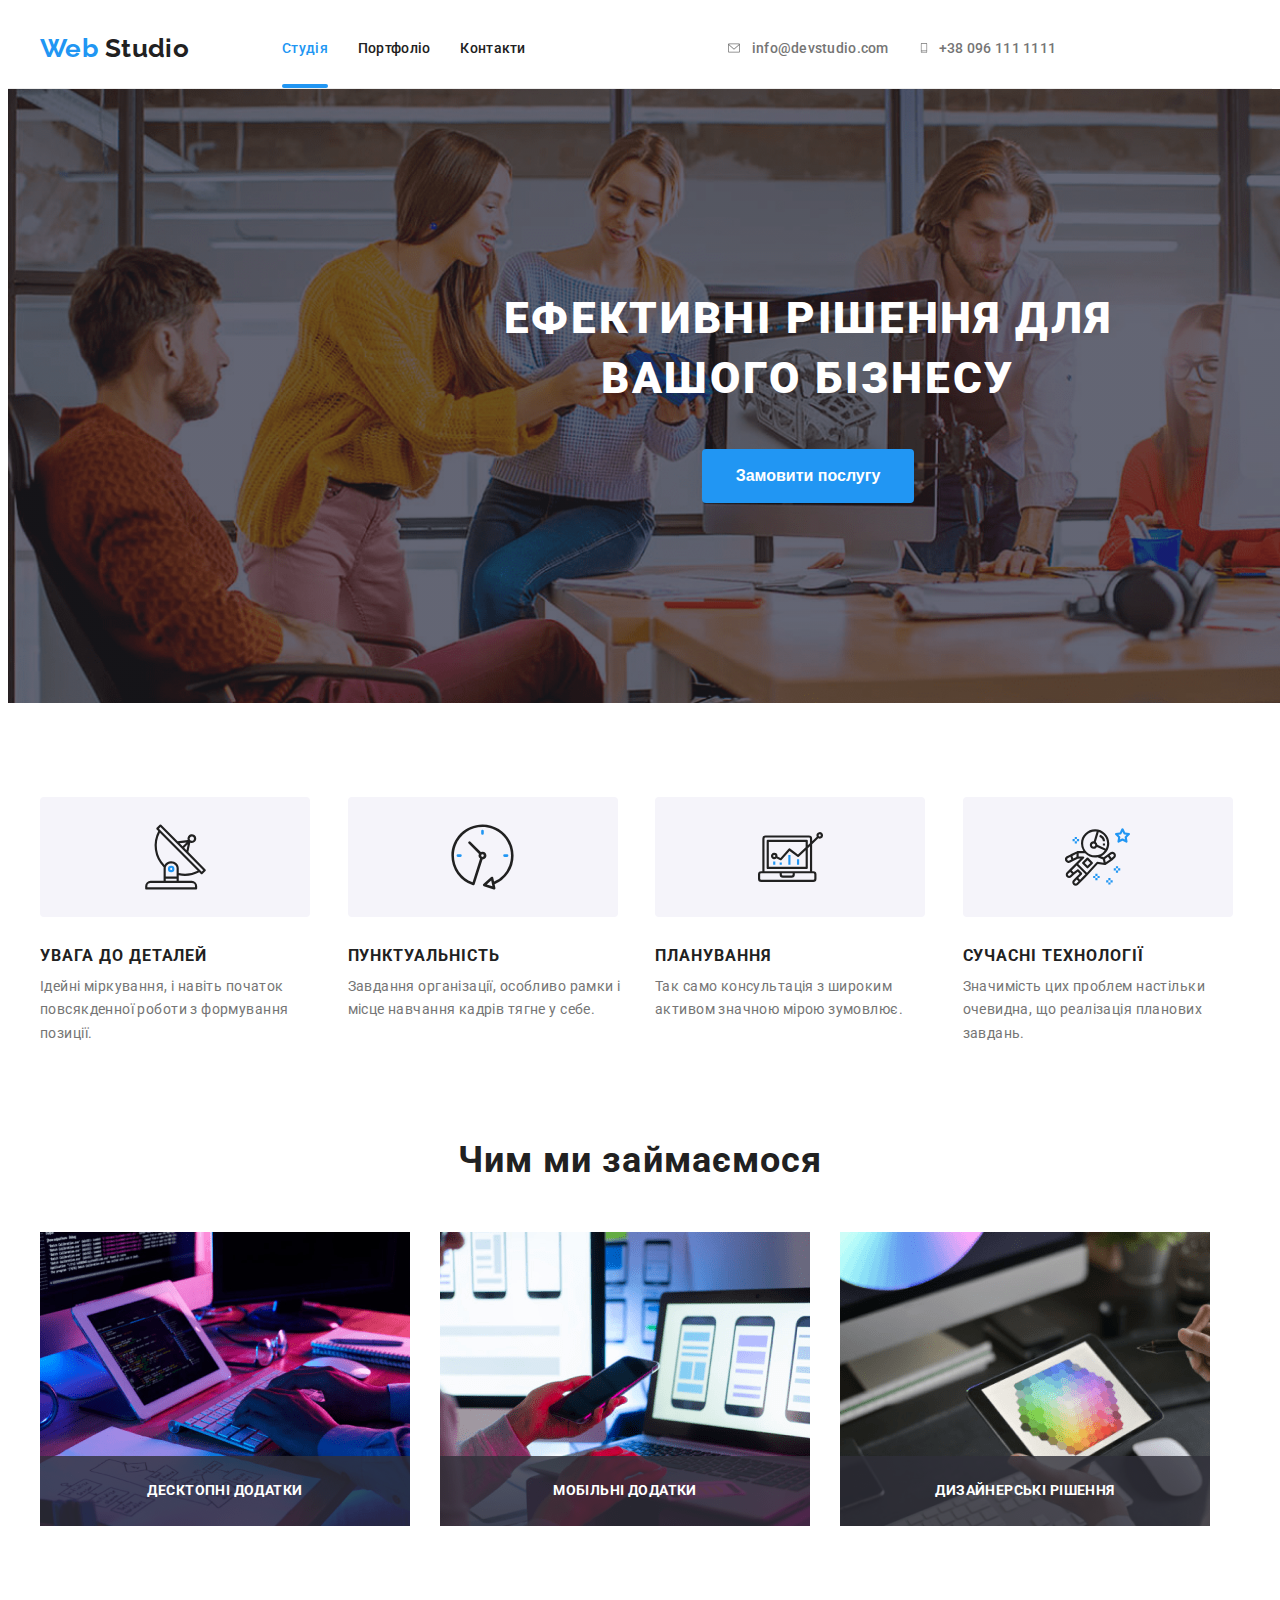
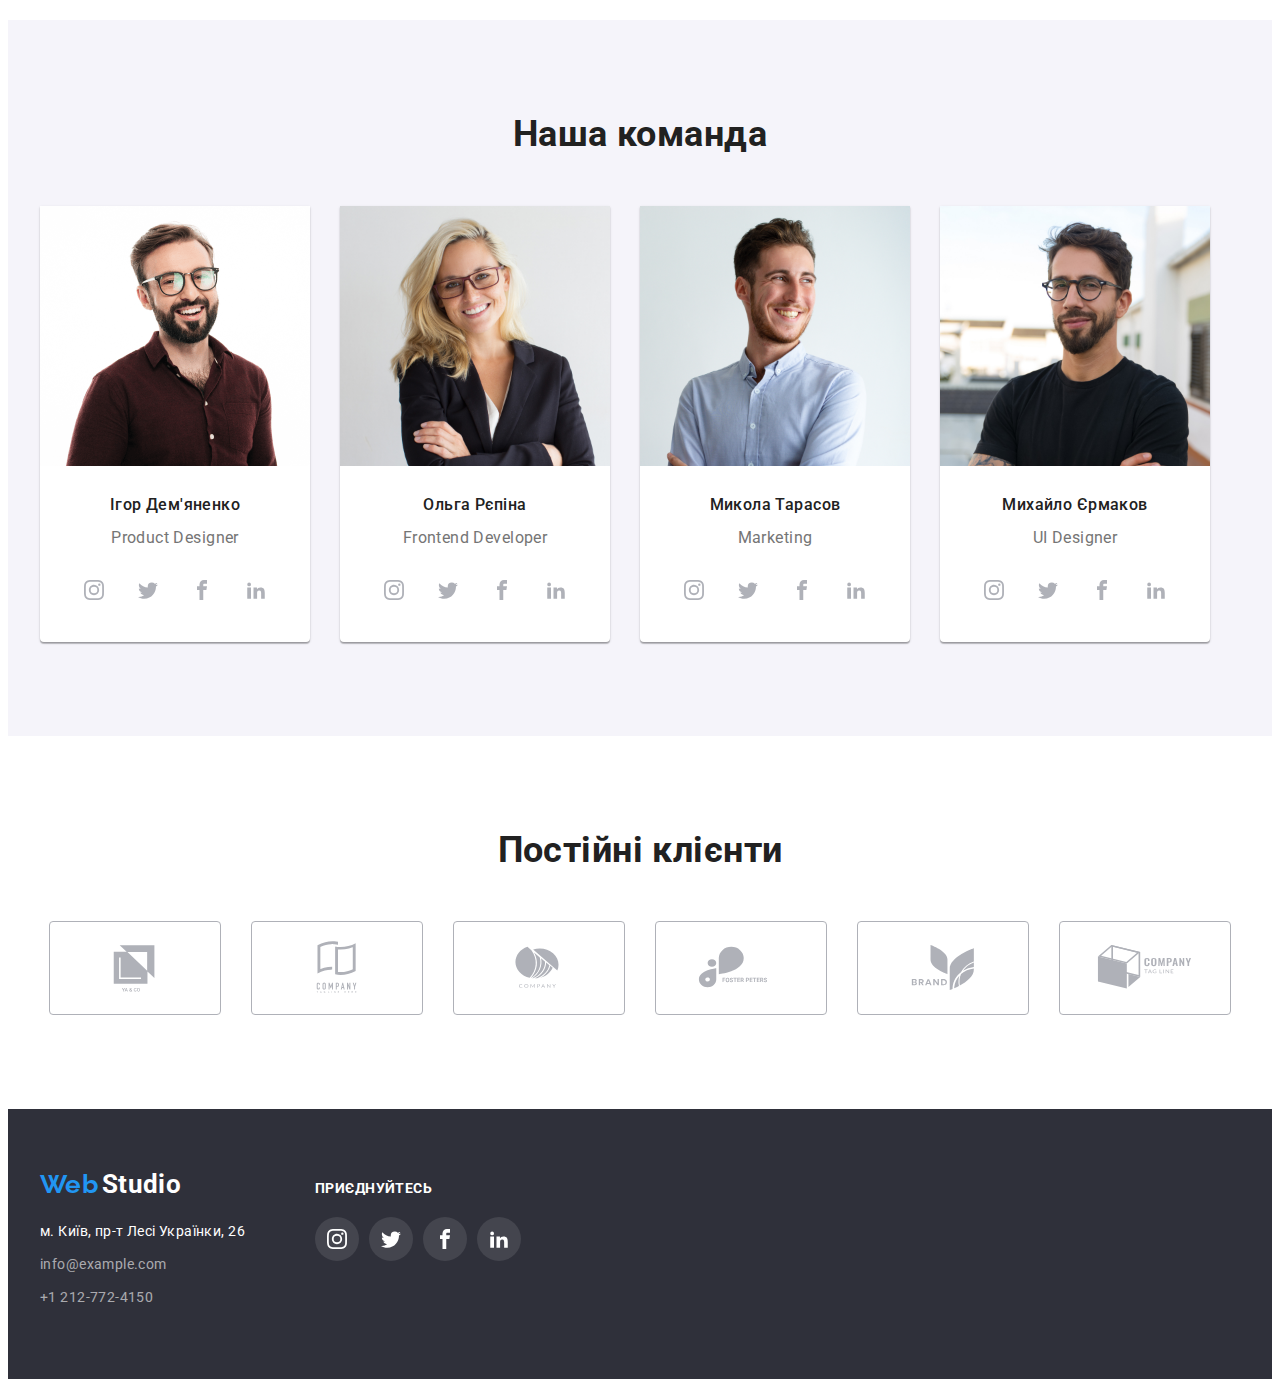
<file: index.html>
<!DOCTYPE html>
<html lang="uk">

<head>
    <meta charset="UTF-8">
    <meta http-equiv="X-UA-Compatible" content="IE=edge">
    <meta name="viewport" content="width=device-width, initial-scale=1.0">
    <title>Web Studio</title>
    <link rel="website icon" type="png" href="./1789237.png">
    <link rel="preconnect" href="https://fonts.googleapis.com" />
    <link rel="preconnect" href="https://fonts.gstatic.com" crossorigin />
    <link href="https://fonts.googleapis.com/css2?family=Raleway:wght@700&family=Roboto:wght@400;500;700&display=swap"
        rel="stylesheet" />
    <link rel="preconnect" href="https://fonts.googleapis.com" />
    <link rel="preconnect" href="https://fonts.gstatic.com" crossorigin />
    <link href="https://fonts.googleapis.com/css2?family=Roboto:wght@400;500;700&display=swap" rel="stylesheet" />
    <link rel="stylesheet" href="https://cdnjs.cloudflare.com/ajax/libs/modern-normalize/1.1.0/modern-normalize.min.css"
        integrity="sha512-wpPYUAdjBVSE4KJnH1VR1HeZfpl1ub8YT/NKx4PuQ5NmX2tKuGu6U/JRp5y+Y8XG2tV+wKQpNHVUX03MfMFn9Q=="
        crossorigin="anonymous" referrerpolicy="no-referrer" />
    <link rel="stylesheet" href="./css/styles.css" />
</head>

<body>

    <header class="header header-port">
        <div class="container header-main">
            <nav class="navigation">
                <a class="logo-header" href="#">
                    <span class="logo-header-blue">Web</span>
                    <span class="logo-header-black">Studio</span>
                </a>
                <ul class="list-header">
                    <li class="list-item"><a class="header-link current" href="./index.html">Студія</a></li>
                    <li class="list-item"><a class="header-link" href="./portfolio.html">Портфоліо</a></li>
                    <li class="list-item"><a class="header-link" href="">Контакти</a></li>
                </ul>
            </nav>
            <ul class="list-header-contacts">
                <li class="cont-pic-list list-item">
                    <a href="" class="contacts-icon-link">
                        <svg class="contacts-icon" width="16" height="12">
                            <use href="./images/icons.svg#icon-envelope"></use>
                        </svg>
                    </a>
                    <div class="">
                        <a class="contact-mail" href="mailto:info@devstudio.com">info@devstudio.com</a>
                    </div>
                </li>
                <li class="cont-pic-list list-item">
                    <a href="" class="contacts-icon-link">
                        <svg class="contacts-icon" width="10" height="16">
                            <use href="./images/icons.svg#icon-smartphone"></use>
                        </svg>
                    </a>
                    <div class="">
                        <a class="contact-number" href="tel:+380961111111">+38 096 111 1111</a>

                    </div>
                </li>
            </ul>
        </div>
    </header>
    <main>
        <section class="hero">
            <div class="container">
                <h1 class="title-first">ЕФЕКТИВНІ РІШЕННЯ ДЛЯ ВАШОГО БІЗНЕСУ</h1>
                <button class="btn-main-index" type="button" data-modal-open
                >Замовити послугу</button>
            </div>
        </section>
        <section class="benefits section">
            <div class="hero-benefits container">
                <ul class="benefits-list">
                    <li class="list-item">
                        <div class="benefits-image">
                            <svg class="benefits-icon" width="65" height="70">
                                <use href="./images/icons.svg#icon-anthene"></use>
                            </svg>
                        </div>
                        <h3 class="title-benefits">УВАГА ДО ДЕТАЛЕЙ</h3>
                        <p class="sub-title">Ідейні міркування, і навіть початок повсякденної роботи з формування
                            позиції.
                        </p>
                    </li>
                    <li class="list-item">
                        <div class="benefits-image">
                            <svg class="benefits-icon" width="65" height="70">
                                <use href="./images/icons.svg#icon-clock"></use>
                            </svg>
                        </div>
                        <h3 class="title-benefits">ПУНКТУАЛЬНІСТЬ</h3>
                        <p class="sub-title">Завдання організації, особливо рамки і місце навчання кадрів тягне у себе.
                        </p>
                    </li>
                    <li class="list-item">
                        <div class="benefits-image">
                            <svg class="benefits-icon" width="65" height="70">
                                <use href="./images/icons.svg#icon-diagram"></use>
                            </svg>
                        </div>
                        <h3 class="title-benefits">ПЛАНУВАННЯ</h3>
                        <p class="sub-title">Так само консультація з широким активом значною мірою зумовлює.
                        </p>
                    </li>
                    <li class="list-item">
                        <div class="benefits-image">
                            <svg class="benefits-icon" width="65" height="70">
                                <use href="./images/icons.svg#icon-astronaut"></use>
                            </svg>
                        </div>
                        <h3 class="title-benefits">СУЧАСНІ ТЕХНОЛОГІЇ</h3>
                        <p class="sub-title">Значимість цих проблем настільки очевидна, що реалізація планових завдань.
                        </p>
                    </li>
                </ul>
            </div>
        </section>
        <section class="services section">
            <div class="hero-services container">
                <h2 class="title-services">Чим ми займаємося</h2>
                <ul class="services-list">
                    <li class="list-item-services">
                        <div class="image-index-wrap">
                            <img src="./images/what-we-do-1.png" alt="what we do" class="photo" width="370">
                            <p class="image-text-index">
                                Десктопні додатки
                            </p>
                        </div>
                    </li>
                    <li class="list-item-services">
                        <div class="image-index-wrap">
                            <img src="./images/what-we-do-2.png" alt="what we do" class="photo" width="370">
                            <p class="image-text-index">
                                Мобільні додатки
                            </p>
                        </div>
                    </li>
                    <li class="list-item-services">
                        <div class="image-index-wrap">
                            <img src="./images/what-we-do-3.png" alt="what we do" class="photo" width="370">
                            <p class="image-text-index">
                                Дизайнерські рішення
                            </p>
                        </div>
                    </li>
                </ul>
            </div>
        </section>
        <section class="hero-team section">
            <div class="container">
                <h2 class="title-team">Наша команда</h2>
                <ul class="list-team">
                    <li class="list-item-team"> <img src="./images/our-team-1.png" alt="our team" class="photo"
                            width="270">
                        <div class="team-box-items">
                            <h3 class="team-title-name">Ігор Дем'яненко</h3>
                            <p class="sub-title">Product Designer</p>
                        </div>
                        <ul class="team-soc-list">
                            <li class="team-soc-item">
                                <a href="" class="team-soc-link">
                                    <svg class="team-soc-icon" width="20" height="20">
                                        <use href="./images/icons.svg#icon-instagram"></use>
                                    </svg>
                                </a>
                            </li>
                            <li class="team-soc-item">
                                <a href="" class="team-soc-link">
                                    <svg class="team-soc-icon" width="20" height="20">
                                        <use href="./images/icons.svg#icon-twitter"></use>
                                    </svg>
                                </a>
                            </li>
                            <li class="team-soc-item">
                                <a href="" class="team-soc-link">
                                    <svg class="team-soc-icon" width="20" height="20">
                                        <use href="./images/icons.svg#icon-facebook"></use>
                                    </svg>
                                </a>
                            </li>
                            <li class="team-soc-item">
                                <a href="" class="team-soc-link">
                                    <svg class="team-soc-icon" width="20" height="20">
                                        <use href="./images/icons.svg#icon-linkedin"></use>
                                    </svg>
                                </a>
                            </li>
                        </ul>
                    </li>
                    <li class="list-item-team"><img src="./images/our-team-2.png" alt="our team" class="photo"
                            width="270">
                        <div class="team-box-items">
                            <h3 class="team-title-name">Ольга Рєпіна</h3>
                            <p class="sub-title">Frontend Developer</p>
                        </div>
                        <ul class="team-soc-list">
                            <li class="team-soc-item">
                                <a href="" class="team-soc-link">
                                    <svg class="team-soc-icon" width="20" height="20">
                                        <use href="./images/icons.svg#icon-instagram"></use>
                                    </svg>
                                </a>
                            </li>
                            <li class="team-soc-item">
                                <a href="" class="team-soc-link">
                                    <svg class="team-soc-icon" width="20" height="20">
                                        <use href="./images/icons.svg#icon-twitter"></use>
                                    </svg>
                                </a>
                            </li>
                            <li class="team-soc-item">
                                <a href="" class="team-soc-link">
                                    <svg class="team-soc-icon" width="20" height="20">
                                        <use href="./images/icons.svg#icon-facebook"></use>
                                    </svg>
                                </a>
                            </li>
                            <li class="team-soc-item">
                                <a href="" class="team-soc-link">
                                    <svg class="team-soc-icon" width="20" height="20">
                                        <use href="./images/icons.svg#icon-linkedin"></use>
                                    </svg>
                                </a>
                            </li>
                        </ul>
                    </li>
                    <li class="list-item-team"> <img src="./images/our-team-3.png" alt="our team" class="photo"
                            width="270">
                        <div class="team-box-items">
                            <h3 class="team-title-name">Микола Тарасов</h3>
                            <p class="sub-title">Marketing</p>
                        </div>
                        <ul class="team-soc-list">
                            <li class="team-soc-item">
                                <a href="" class="team-soc-link">
                                    <svg class="team-soc-icon" width="20" height="20">
                                        <use href="./images/icons.svg#icon-instagram"></use>
                                    </svg>
                                </a>
                            </li>
                            <li class="team-soc-item">
                                <a href="" class="team-soc-link">
                                    <svg class="team-soc-icon" width="20" height="20">
                                        <use href="./images/icons.svg#icon-twitter"></use>
                                    </svg>
                                </a>
                            </li>
                            <li class="team-soc-item">
                                <a href="" class="team-soc-link">
                                    <svg class="team-soc-icon" width="20" height="20">
                                        <use href="./images/icons.svg#icon-facebook"></use>
                                    </svg>
                                </a>
                            </li>
                            <li class="team-soc-item">
                                <a href="" class="team-soc-link">
                                    <svg class="team-soc-icon" width="20" height="20">
                                        <use href="./images/icons.svg#icon-linkedin"></use>
                                    </svg>
                                </a>
                            </li>
                        </ul>
                    </li>
                    <li class="list-item-team"><img src="./images/our-team-4.png" alt="our team" class="photo"
                            width="270">
                        <div class="team-box-items">
                            <h3 class="team-title-name">Михайло Єрмаков</h3>
                            <p class="sub-title">UI Designer</p>
                        </div>
                        <ul class="team-soc-list">
                            <li class="team-soc-item">
                                <a href="" class="team-soc-link">
                                    <svg class="team-soc-icon" width="20" height="20">
                                        <use href="./images/icons.svg#icon-instagram"></use>
                                    </svg>
                                </a>
                            </li>
                            <li class="team-soc-item">
                                <a href="" class="team-soc-link">
                                    <svg class="team-soc-icon" width="20" height="20">
                                        <use href="./images/icons.svg#icon-twitter"></use>
                                    </svg>
                                </a>
                            </li>
                            <li class="team-soc-item">
                                <a href="" class="team-soc-link">
                                    <svg class="team-soc-icon" width="20" height="20">
                                        <use href="./images/icons.svg#icon-facebook"></use>
                                    </svg>
                                </a>
                            </li>
                            <li class="team-soc-item">
                                <a href="" class="team-soc-link">
                                    <svg class="team-soc-icon" width="20" height="20">
                                        <use href="./images/icons.svg#icon-linkedin"></use>
                                    </svg>
                                </a>
                            </li>
                        </ul>
                    </li>
                </ul>
            </div>
        </section>
        <section class="hero-clients section">
            <div class="container">
                <h2 class="title-clients title-team">Постійні клієнти</h2>
                <ul class="clients-list ">
                    <li class="clients-logo-item list-item">
                        <a href="" class="clients-logo-link">
                            <svg class="clients-logo" width="106" height="60">
                                <use href="./images/icons.svg#icon-Logo-client-1"></use>
                            </svg>
                        </a>
                    </li>
                    <li class="clients-logo-item list-item">
                        <a href="" class="clients-logo-link">
                            <svg class="clients-logo" width="106" height="60">
                                <use href="./images/icons.svg#icon-Logo-client-2"></use>
                            </svg>
                        </a>
                    </li>
                    <li class="clients-logo-item list-item">
                        <a href="" class="clients-logo-link">
                            <svg class="clients-logo" width="106" height="60">
                                <use href="./images/icons.svg#icon-Logo-client-3"></use>
                            </svg>
                        </a>
                    </li>
                    <li class="clients-logo-item list-item">
                        <a href="" class="clients-logo-link">
                            <svg class="clients-logo" width="106" height="60">
                                <use href="./images/icons.svg#icon-Logo-client-4"></use>
                            </svg>
                        </a>
                    </li>
                    <li class="clients-logo-item list-item">
                        <a href="" class="clients-logo-link">
                            <svg class="clients-logo" width="106" height="60">
                                <use href="./images/icons.svg#icon-Logo-client-5"></use>
                            </svg>
                        </a>
                    </li>
                    <li class="clients-logo-item list-item">
                        <a href="" class="clients-logo-link">
                            <svg class="clients-logo" width="106" height="60">
                                <use href="./images/icons.svg#icon-Logo-client-6"></use>
                            </svg>
                        </a>
                    </li>
                </ul>
            </div>
        </section>
    </main>
    <footer class="footer">
        <div class="container footer-container">
            <div class="footer-contacts">
                <a class="logo-footer" href="#">
                    <span class="logo-footer-blue">Web</span>
                    <span class="logo-footer-white">Studio</span>
                </a>
                <address class="address-footer">
                    <ul class="list-footer">
                        <li class="list-item address">
                                м. Київ, пр-т Лесі Українки, 26
                        </li>
                        <li class="list-item-footer">
                            <a class="contact-mail-footer" href="mailto:info@example.com">info@example.com</a>
                        </li>
                        <li class="list-item-footer">
                            <a class="contact-number-footer" href="tel:+12127724150">+1 212-772-4150 </a>
                        </li>
                    </ul>
                </address>
            </div>
            <div class="footer-soc">
                <p class="title-soc-footer title">ПРИЄДНУЙТЕСЬ</p>
                <ul class="team-soc-list">
                    <li class="team-soc-item">
                        <a href="" class="team-soc-link">
                            <svg class="team-soc-icon-footer" width="20" height="20">
                                <use href="./images/icons.svg#icon-instagram"></use>
                            </svg>
                        </a>
                    </li>
                    <li class="team-soc-item">
                        <a href="" class="team-soc-link">
                            <svg class="team-soc-icon-footer" width="20" height="20">
                                <use href="./images/icons.svg#icon-twitter"></use>
                            </svg>
                        </a>
                    </li>
                    <li class="team-soc-item">
                        <a href="" class="team-soc-link">
                            <svg class="team-soc-icon-footer" width="20" height="20">
                                <use href="./images/icons.svg#icon-facebook"></use>
                            </svg>
                        </a>
                    </li>
                    <li class="team-soc-item">
                        <a href="" class="team-soc-link">
                            <svg class="team-soc-icon-footer" width="20" height="20">
                                <use href="./images/icons.svg#icon-linkedin"></use>
                            </svg>
                        </a>
                    </li>
                </ul>
            </div>
        </div>
    </footer>
    <div class="backdrop is-hidden" data-modal>
        <div class="modal">
            <button type="button" class="modal-close" data-modal-close>
                <svg class="modal-icon-close" width="18" height="18">
                    <use href="./images/icons.svg#icon-close"></use>
                </svg>
            </button>
        </div>
    </div>
    <script src="./js/modal.js"></script>
</body>

</html>
</file>
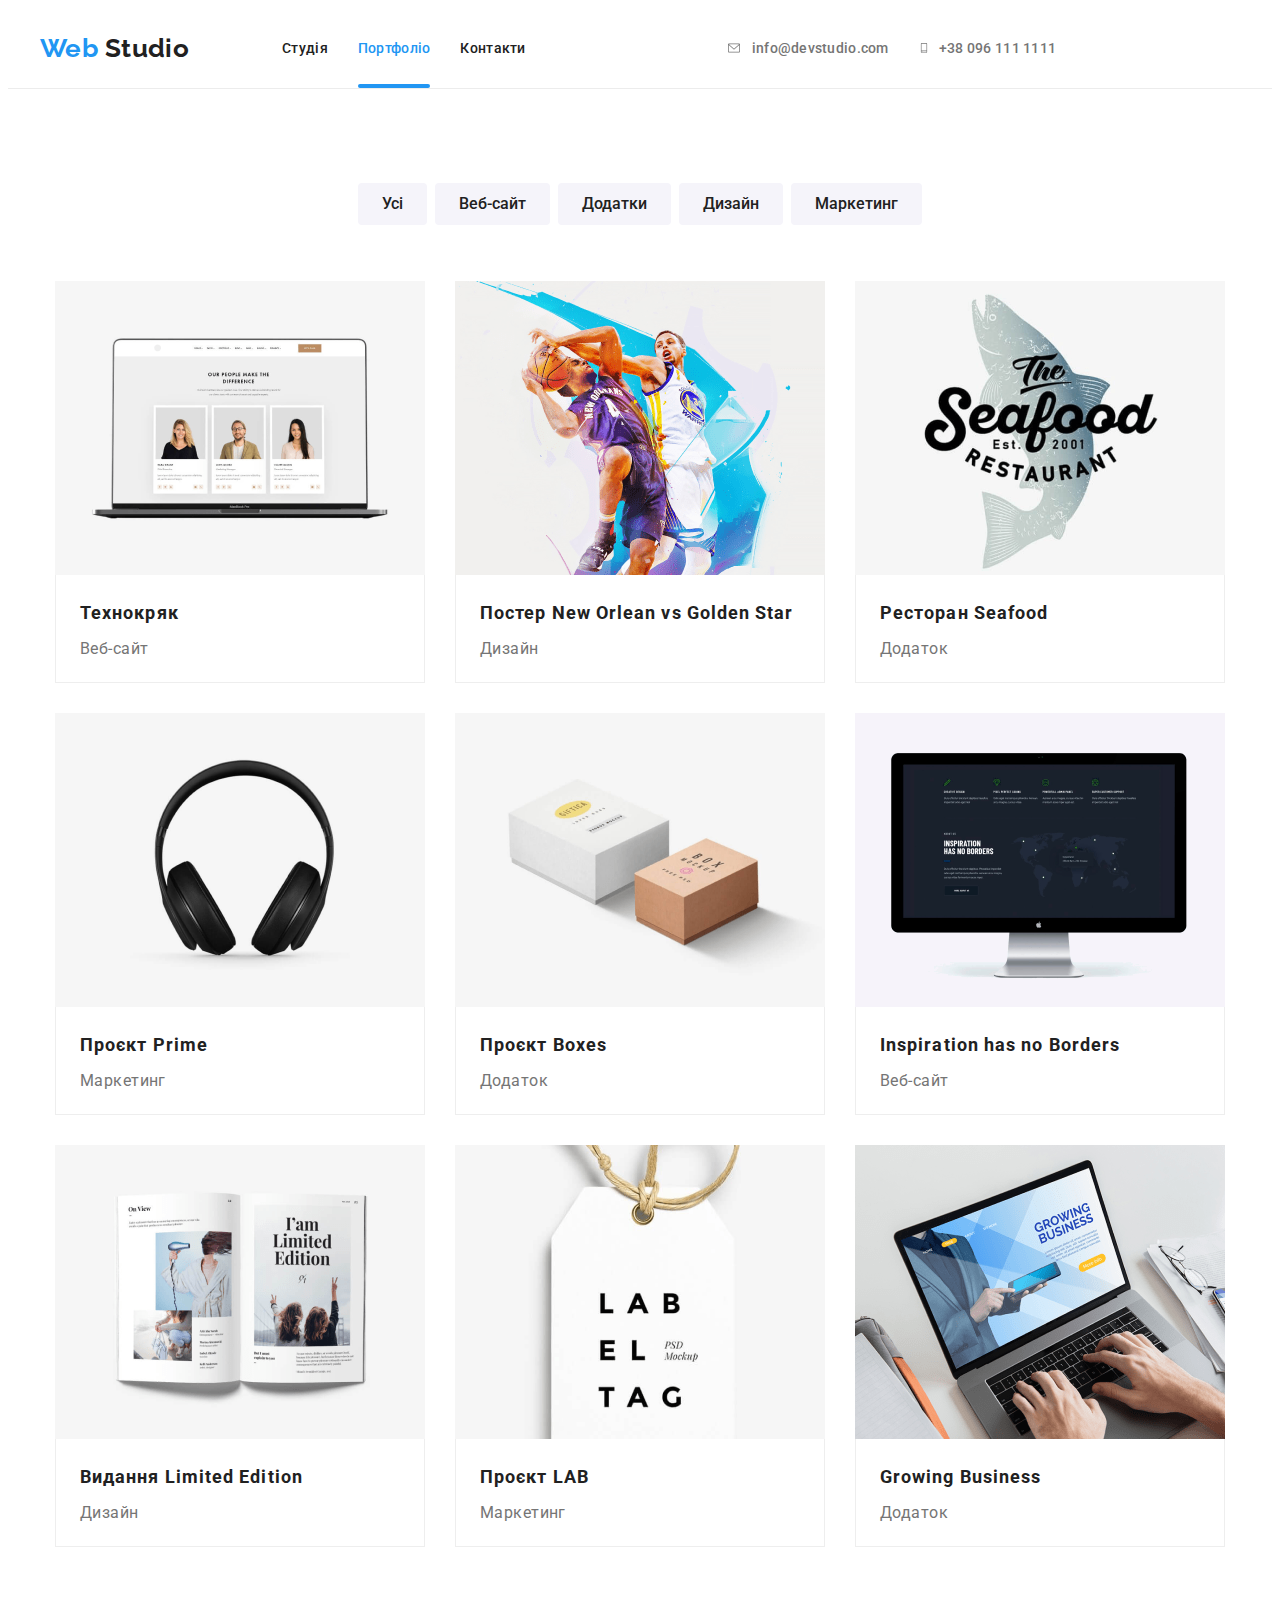
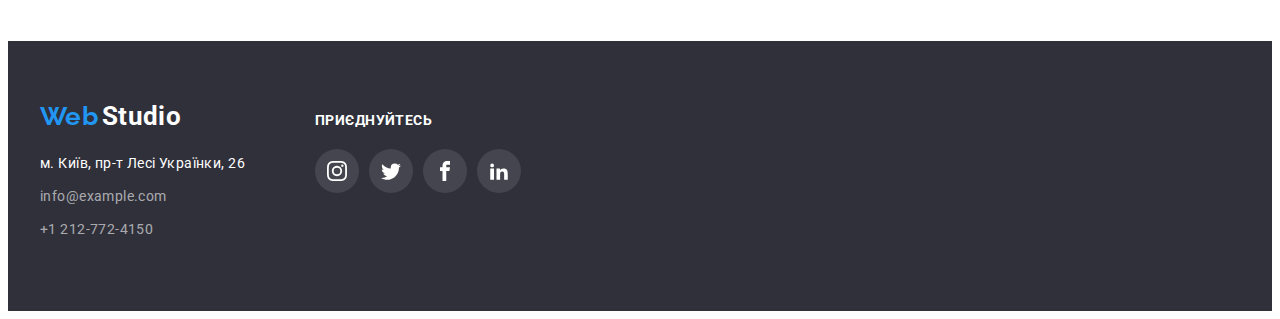
<file: portfolio.html>
<!DOCTYPE html>
<html lang="uk">

<head>
    <meta charset="UTF-8">
    <meta http-equiv="X-UA-Compatible" content="IE=edge">
    <meta name="viewport" content="width=device-width, initial-scale=1.0">
    <title>Портфоліо</title>
    <link rel="website icon" type="png" href="./briefcase_1f4bc.png">
    <link rel="preconnect" href="https://fonts.googleapis.com">
    <link rel="preconnect" href="https://fonts.gstatic.com" crossorigin>
    <link href="https://fonts.googleapis.com/css2?family=Raleway:wght@700&family=Roboto:wght@400;500;700&display=swap"
        rel="stylesheet">
    <link rel="preconnect" href="https://fonts.googleapis.com">
    <link rel="preconnect" href="https://fonts.gstatic.com" crossorigin>
    <link href="https://fonts.googleapis.com/css2?family=Roboto:wght@400;500;700&display=swap" rel="stylesheet">
    <link rel="stylesheet" href="https://cdnjs.cloudflare.com/ajax/libs/modern-normalize/1.1.0/modern-normalize.min.css"
        integrity="sha512-wpPYUAdjBVSE4KJnH1VR1HeZfpl1ub8YT/NKx4PuQ5NmX2tKuGu6U/JRp5y+Y8XG2tV+wKQpNHVUX03MfMFn9Q=="
        crossorigin="anonymous" referrerpolicy="no-referrer" />
    <link rel="stylesheet" href="./css/styles.css">
</head>

<body>

    <header class="header header-port">
        <div class="container header-main">
            <nav class="navigation">
                <a class="logo-header" href="#">
                    <span class="logo-header-blue">Web</span>
                    <span class="logo-header-black">Studio</span>
                </a>
                <ul class="list-header">
                    <li class="list-item"><a class="header-link" href="./index.html">Студія</a></li>
                    <li class="list-item"><a class="header-link current" href="./portfolio.html">Портфоліо</a></li>
                    <li class="list-item"><a class="header-link" href="">Контакти</a></li>
                </ul>
            </nav>
            <ul class="list-header-contacts">
                <li class="cont-pic-list list-item">
                    <a href="" class="contacts-icon-link">
                        <svg class="contacts-icon" width="16" height="12">
                            <use href="./images/icons.svg#icon-envelope"></use>
                        </svg>
                    </a>
                    <div class="">
                        <a class="contact-mail" href="mailto:info@devstudio.com">info@devstudio.com</a>
                    </div>
                </li>
                <li class="cont-pic-list list-item">
                    <a href="" class="contacts-icon-link">
                        <svg class="contacts-icon" width="10" height="16">
                            <use href="./images/icons.svg#icon-smartphone"></use>
                        </svg>
                    </a>
                    <div class="">
                        <a class="contact-number" href="tel:+380961111111">+38 096 111 1111</a>
                    </div>
                </li>
            </ul>
        </div>
    </header>
    <main>
        <section class="section-one">
            <div class="container">
                <h1 class="visually-hidden">#</h1>
                <ul>
                    <div class="btn-main-wrap">
                        <li class="list-item">
                            <button class="btn-main" type="button">Усі
                            </button>
                        </li>
                        <li class="list-item">
                            <button class="btn-main" type="button">Веб-сайт
                            </button>
                        </li>
                        <li class="list-item">
                            <button class="btn-main" type="button">Додатки
                            </button>
                        </li>
                        <li class="list-item">
                            <button class="btn-main" type="button">Дизайн
                            </button>
                        </li>
                        <li class="list-item">
                            <button class="btn-main" type="button">Маркетинг
                            </button>
                        </li>
                    </div>
                </ul>
                <ul class="list pictures-wrap">
                    <li class="list-item-portfolio">
                        <a class="portfolio-item-link" href="">
                            <div class="image-text-wrap">
                                <img src="./images/techno-1.png" alt="techno-site" class="photo" width="370">
                                <p class="image-text-port">
                                    Ресурс пропонує комплексні пропозиції з різним рівнем
                                    функціоналу та сервісів. Все це дозволить відвідувачу
                                    отримати вичерпні відомості про компанію чи приватну особу.
                                </p>
                            </div>
                            <div class="item-wrap">
                                <h3 class="title title-port">Технокряк</h3>
                                <p class="sub-title sub-title-port">Веб-сайт</p>
                            </div>
                        </a>
                    </li>
                    <li class="list-item-portfolio">
                        <a class="portfolio-item-link" href="">
                            <div class="image-text-wrap">
                                <img src="./images/poster-nba.png" alt="poster-nba" class="photo" width="370">
                                <p class="image-text-port">
                                    Ресурс пропонує комплексні пропозиції з різним рівнем
                                    функціоналу та сервісів. Все це дозволить відвідувачу
                                    отримати вичерпні відомості про компанію чи приватну особу.
                                </p>
                            </div>
                            <div class="item-wrap">
                                <h3 class="title title-port">Постер New Orlean vs Golden Star</h3>
                                <p class="sub-title sub-title-port">Дизайн</p>
                            </div>
                        </a>
                    </li>
                    <li class="list-item-portfolio">
                        <a class="portfolio-item-link" href="">
                            <div class="image-text-wrap">
                                <img src="./images/rest-seafood.png" alt="restaurant-seafood" class="photo" width="370">
                                <p class="image-text-port">
                                    Ресурс пропонує комплексні пропозиції з різним рівнем
                                    функціоналу та сервісів. Все це дозволить відвідувачу
                                    отримати вичерпні відомості про компанію чи приватну особу.
                                </p>
                            </div>
                            <div class="item-wrap">
                                <h3 class="title title-port">Ресторан Seafood</h3>
                                <p class="sub-title sub-title-port">Додаток</p>
                            </div>
                        </a>
                    </li>
                    <li class="list-item-portfolio">
                        <a class="portfolio-item-link" href="">
                            <div class="image-text-wrap">
                                <img src="./images/project-prime.png" alt="project-prime" class="photo" width="370">
                                <p class="image-text-port">
                                    Ресурс пропонує комплексні пропозиції з різним рівнем
                                    функціоналу та сервісів. Все це дозволить відвідувачу
                                    отримати вичерпні відомості про компанію чи приватну особу.
                                </p>
                            </div>
                            <div class="item-wrap">
                                <h3 class="title title-port">Проєкт Prime</h3>
                                <p class="sub-title sub-title-port">Маркетинг</p>
                            </div>
                        </a>
                    </li>
                    <li class="list-item-portfolio">
                        <a class="portfolio-item-link" href="">
                            <div class="image-text-wrap">
                                <img src="./images/project-boxes.png" alt="project-boxes" class="photo" width="370">
                                <p class="image-text-port">
                                    Ресурс пропонує комплексні пропозиції з різним рівнем
                                    функціоналу та сервісів. Все це дозволить відвідувачу
                                    отримати вичерпні відомості про компанію чи приватну особу.
                                </p>
                            </div>
                            <div class="item-wrap">
                                <h3 class="title title-port">Проєкт Boxes</h3>
                                <p class="sub-title sub-title-port">Додаток</p>
                            </div>
                        </a>
                    </li>
                    <li class="list-item-portfolio">
                        <a class="portfolio-item-link" href="">
                            <div class="image-text-wrap">
                                <img src="./images/inspiration.png" alt="inspiration-no-borders" class="photo" width="370">
                                <p class="image-text-port">
                                    Ресурс пропонує комплексні пропозиції з різним рівнем
                                    функціоналу та сервісів. Все це дозволить відвідувачу
                                    отримати вичерпні відомості про компанію чи приватну особу.
                                </p>
                            </div>
                            <div class="item-wrap">
                                <h3 class="title title-port">Inspiration has no Borders</h3>
                                <p class="sub-title sub-title-port">Веб-сайт</p>
                            </div>
                        </a>
                    </li>
                    <li class="list-item-portfolio">
                        <a class="portfolio-item-link" href="">
                            <div class="image-text-wrap">
                                <img src="./images/publish-lim-edit.png" alt="publish-lim-edit" class="photo" width="370">
                                <p class="image-text-port">
                                    Ресурс пропонує комплексні пропозиції з різним рівнем
                                    функціоналу та сервісів. Все це дозволить відвідувачу
                                    отримати вичерпні відомості про компанію чи приватну особу.
                                </p>
                            </div>
                            <div class="item-wrap">
                                <h3 class="title title-port">Видання Limited Edition</h3>
                                <p class="sub-title sub-title-port">Дизайн</p>
                            </div>
                        </a>
                    </li>
                    <li class="list-item-portfolio">
                        <a class="portfolio-item-link" href="">
                            <div class="image-text-wrap">
                                <img src="./images/project-lab.png" alt="project-lab" class="photo" width="370">
                                <p class="image-text-port">
                                    Ресурс пропонує комплексні пропозиції з різним рівнем
                                    функціоналу та сервісів. Все це дозволить відвідувачу
                                    отримати вичерпні відомості про компанію чи приватну особу.
                                </p>
                            </div>
                            <div class="item-wrap">
                                <h3 class="title title-port">Проєкт LAB</h3>
                                <p class="sub-title sub-title-port">Маркетинг</p>
                            </div>
                        </a>
                    </li>
                    <li class="list-item-portfolio">
                        <a class="portfolio-item-link" href="">
                            <div class="image-text-wrap">
                                <img src="./images/grow-business.png" alt="grow-business" class="photo" width="370">
                                <p class="image-text-port">
                                    Ресурс пропонує комплексні пропозиції з різним рівнем
                                    функціоналу та сервісів. Все це дозволить відвідувачу
                                    отримати вичерпні відомості про компанію чи приватну особу.
                                </p>
                            </div>
                            <div class="item-wrap">
                                <h3 class="title title-port">Growing Business</h3>
                                <p class="sub-title sub-title-port">Додаток</p>
                            </div>
                        </a>
                    </li>
                </ul>
            </div>
        </section>
    </main>
    <footer class="footer">
        <div class="container footer-container">
            <div class="footer-contacts">
                <a class="logo-footer" href="#">
                    <span class="logo-footer-blue">Web</span>
                    <span class="logo-footer-white">Studio</span>
                </a>
                <address class="address-footer">
                    <p class="address">
                        м. Київ, пр-т Лесі Українки, 26
                    </p>
                    <ul class="list-footer">
                        <li class="list-item-footer">
                            <a class="contact-mail-footer" href="mailto:info@example.com">info@example.com</a>
                        </li>
                        <li class="list-item-footer">
                            <a class="contact-number-footer" href="tel:+12127724150">+1 212-772-4150 </a>
                        </li>
                    </ul>
                </address>
            </div>
            <div class="footer-soc">
                <p class="title-soc-footer title">ПРИЄДНУЙТЕСЬ</p>
                <ul class="team-soc-list">
                    <li class="team-soc-item">
                        <a href="" class="team-soc-link">
                            <svg class="team-soc-icon-footer" width="20" height="20">
                                <use href="./images/icons.svg#icon-instagram"></use>
                            </svg>
                        </a>
                    </li>
                    <li class="team-soc-item">
                        <a href="" class="team-soc-link">
                            <svg class="team-soc-icon-footer" width="20" height="20">
                                <use href="./images/icons.svg#icon-twitter"></use>
                            </svg>
                        </a>
                    </li>
                    <li class="team-soc-item">
                        <a href="" class="team-soc-link">
                            <svg class="team-soc-icon-footer" width="20" height="20">
                                <use href="./images/icons.svg#icon-facebook"></use>
                            </svg>
                        </a>
                    </li>
                    <li class="team-soc-item">
                        <a href="" class="team-soc-link">
                            <svg class="team-soc-icon-footer" width="20" height="20">
                                <use href="./images/icons.svg#icon-linkedin"></use>
                            </svg>
                        </a>
                    </li>
                </ul>
            </div>
        </div>
    </footer>
</body>

</html>
</file>
<file: css/styles.css>
:root {
  --main-text-color: #212121;
  --sub-text-color: #ffffff;
  --text-contact: #757575;
  --text-hover-color: #2196f3;
}

p,
h1,
h2,
h3,
h4,
h5,
h6 {
  margin: 0;
}

ul,
ol {
  margin: 0;
  padding-left: 0;
}

li {
  line-height: initial;
}

button {
  cursor: pointer;
}

address {
  font-style: normal;
}

body {
  font-family: "Roboto", sans-serif;
  font-size: 14px;
  letter-spacing: 0.03em;
  color: var(--main-text-color);
}

a {
  text-decoration: none;
}

img {
  display: block;
}

.bg::selection {
  background-color: red;
}

/* ----------------HEADER----------------- */

.header {
  height: 80px;
  display: flex;
}

.header-port {
  border-bottom: 1px solid #ececec;
}

.container {
  width: 1200px;
  padding-left: 15px;
  padding-right: 15px;
  margin: 0 auto;
  /* outline: 2px solid red; */
}

.header-main {
  display: flex;
}

.section {
  padding-top: 94px;
  padding-bottom: 94px;
}

.navigation {
  display: flex;
  align-items: center;
}

.logo-header {
  font-family: "Raleway", sans-serif;
  font-style: normal;
  font-weight: 700;
  font-size: 26px;
  line-height: 1.19;
  background-color: transparent;
  margin-right: 93px;
}

.logo-header-blue {
  color: var(--text-hover-color);
}

.logo-header-black {
  color: var(--main-text-color);
}

/* .logo-header-black, 
.logo-footer-blue:hover,
:focus { 
  color: none;
  background-color: transparent;
} */

.list-item {
  list-style: none;
  background-color: none;
}

.header-link {
  font-family: "Roboto", sans-serif;
  font-style: normal;
  font-weight: 500;
  line-height: 1.14;
  letter-spacing: 0.02em;
  color: var(--main-text-color);
  background-color: transparent;
  padding-bottom: 30px;
}

.header-link:hover,
:focus {
  color: var(--text-hover-color);
  background-color: transparent;
}

.header-link.current {
  color: var(--text-hover-color);
  list-style: none;
  background-color: none;
  position: relative;
}

.header-link.current::after {
  content: "";
  background-color: var(--text-hover-color);
  width: 100%;
  height: 4px;
  left: 0px;
  bottom: -2px;
  border-radius: 2px;
  position: absolute;
}

.cont-pic-list:hover .contacts-icon,
.cont-pic-list:focus .contacts-icon {
  fill: var(--text-hover-color);
  background-color: transparent;
}

/* .contacts-icon-link:hover
.contacts-icon-link:focus {
  fill: var(--text-hover-color);
  background-color: transparent;
}

.contacts-icon-link:hover .contacts-icon,
.contacts-icon-link:focus .contacts-icon {
  fill: var(--text-hover-color);
  background-color: transparent;
}

.contacts-icon:hover,
.contacts-icon:focus {
  fill: var(--text-hover-color);
  background-color: transparent;
} */

.list-header {
  display: flex;
  gap: 30px;
  text-align: center;
}

.list-header-contacts {
  display: flex;
  align-items: center;
  /* gap: 50px; */
  margin-left: 200px;
  justify-content: flex-end;
}

/* .list-header-contacts,
.list-item:hover,
:focus {
  color: var(--text-hover-color);
  background-color: transparent;
} */

.contact-mail,
.contact-number {
  font-weight: 500;
  letter-spacing: 0.02em;
  color: var(--text-contact);
  fill: currentColor;
}

.contact-mail {
  margin-right: 30px;
}

/* .contact-image {
  text-align: center;
  display: flex;
  align-items: center;
  gap: 10px;
  color: var(--text-contact);
  fill: currentColor;
} */

/* .list-item:hover,
.list-item:focus {
  color: var(--text-hover-color);
  background-color: transparent;
} */

.list-item:hover .contact-mail,
.list-item:focus .contact-mail {
  color: var(--text-hover-color);
  background-color: transparent;
}

.list-item:hover .contact-number,
.list-item:focus .contact-number {
  color: var(--text-hover-color);
  background-color: transparent;
}

.cont-pic-list {
  display: flex;
  align-items: center;
  justify-content: center;
  gap: 10px;
  fill: currentColor;
}

/* .cont-pic-list:hover .contacts-icon,
.cont-pic-list:focus .contacts-icon {
  color: var(--text-hover-color);
  background-color: transparent;
} */

.contacts-icon-link:hover,
.contacts-icon-link:focus {
  fill: var(--text-hover-color);
}

.cont-pic-list:hover,
.cont-pic-list:focus {
  fill: var(--text-hover-color);
}

.contacts-icon-link:hover .contacts-icon,
.contacts-icon-link:focus .contacts-icon {
  fill: var(--text-hover-color);
}

.contacts-icon {
  /* width: 16px;
  height: 12px; */
  text-align: center;
  display: flex;
  align-items: center;
  gap: 10px;
  fill: var(--text-contact);
}

/* --------------HERO---------------- */

.hero {
  padding: 200px 0px 200px;
  text-align: center;
  background-color: #2f303a;
  background-image: linear-gradient(
      rgba(47, 48, 58, 0.4),
      rgba(47, 48, 58, 0.4)
    ),
    url(../images/bg-index-hero.png);
  background-size: cover;
  background-position: center;
  background-repeat: no-repeat;
  width: 1600px;
  justify-content: center;
  align-items: center;
  margin: 0 auto;
}

.title-first {
  font-style: normal;
  font-weight: 900;
  font-size: 44px;
  line-height: 1.36;
  letter-spacing: 0.06em;
  text-transform: uppercase;
  color: #ffffff;
  max-width: 696px;
  margin: auto;
  margin-bottom: 40px;
}

.btn-main-index {
  font-style: normal;
  font-weight: 700;
  font-size: 16px;
  line-height: 1.9;
  align-items: center;
  margin-top: 30px;
  text-align: center;
  padding: 10px 32px;
  color: var(--sub-text-color);
  background-color: var(--text-hover-color);
  border-color: transparent;
  border-radius: 4px;
  margin: 0 auto;
  display: block;
}

.btn-main-index:hover {
  color: var(--sub-text-color);
  background-color: var(--text-hover-color);
}

.visually-hidden {
  position: absolute;
  width: 1px;
  height: 1px;
  margin: -1px;
  border: 0;
  padding: 0;

  white-space: nowrap;
  clip-path: inset(100%);
  clip: rect(0 0 0 0);
  overflow: hidden;
}

.btn-main-wrap {
  display: flex;
  gap: 8px;
  justify-content: center;
  padding-top: 94px;
  padding-bottom: 56px;
}

.btn-main {
  padding: 6px 22px;
}

.btn-main {
  font-family: "Roboto", sans-serif;
  font-style: normal;
  font-weight: 500;
  font-size: 16px;
  line-height: 1.62;
  text-align: center;
  color: var(--main-text-color);
  cursor: pointer;
  background-color: #f5f4fa;
  border-radius: 4px;
  border-color: transparent;
}

.btn-main:hover,
:focus {
  color: var(--text-hover-color);
  background-color: transparent;
  color: var(--sub-text-color);
  background-color: var(--text-hover-color);
  box-shadow: 0px 3px 1px rgba(0, 0, 0, 0.1), 0px 1px 2px rgba(0, 0, 0, 0.08),
    0px 2px 2px rgba(0, 0, 0, 0.12);
}

/* ----------------------BENEFITS------------------------ */

.pictures-wrap {
  display: flex;
  gap: 30px;
  justify-content: center;
  flex-wrap: wrap;
  align-items: center;
  padding-bottom: 94px;
}

.list-item-portfolio {
  list-style: none;
  background: #ffffff;
  width: 370px;
  display: block;
}

.portfolio-item-link {
  display: block;
}

.portfolio-item-link:hover,
:focus {
  box-shadow: 0px 1px 1px rgba(0, 0, 0, 0.12), 
  0px 4px 4px rgba(0, 0, 0, 0.06),
  1px 4px 6px rgba(0, 0, 0, 0.16);
}

.portfolio-item-link:hover .image-text-port {
  transform: translateY(0%);
}

.image-text-wrap {
  position: relative;
  overflow: hidden;
}

.image-text-port {
  position: absolute;
  top: 0;
  left: 0;
  color: var(--sub-text-color);
  background-color: rgba(33, 150, 243, 0.9);
  font-weight: 400;
  font-size: 18px;
  line-height: calc(28 / 18);
  padding: 63px 24px;
  height: 100%;
  transform: translateY(100%);
  transition: transform 250ms cubic-bezier(0.4, 0, 0.2, 1);
}

.item-wrap {
  padding: 20px 24px;
  border: 1px solid #eeeeee;
  border-top: 0;
  display: block;
}

.title-port {
  font-weight: 700;
  font-size: 18px;
  line-height: 2;
  letter-spacing: 0.06em;
  color: var(--main-text-color);
}

.sub-title-port {
  margin-top: 4px;
  font-weight: 400;
  font-size: 16px;
  line-height: 1.8;
  color: var(--text-contact);
}

.benefits-list {
  display: flex;
  column-gap: 30px;
}

.benefits-image {
  width: 270px;
  height: 120px;
  background-color: #f5f4fa;
  border-radius: 4px;
  justify-content: center;
  align-items: center;
  display: flex;
  margin-bottom: 30px;
}

.benefits-icon-link {
  align-items: center;
  justify-content: center;
  width: 270px;
  height: 120px;
}

.title-benefits {
  margin-bottom: 10px;
  font-size: 16px;
  font-style: normal;
  font-weight: 700;
  line-height: 1.1;
  letter-spacing: 0.06em;
  color: var(--main-text-color);
}

/* .benefits-list::before {
  content: '';
  width: 270px;
  height: 120px;
  left: 215px;
  top: 774px;
  background: #F5F4FA;
  border-radius: 4px;
  background-image: url(../images/antenna\ 1.png);
  background-size: cover;
} */

.sub-title {
  font-style: normal;
  font-weight: 400;
  line-height: 1.7;
  color: var(--text-contact);
  max-width: 322px;
}

/* -----------------SERVICES-------------------- */

.services {
  padding-top: 0;
}

.services-list {
  display: flex;
  column-gap: 30px;
  list-style: none;
}

.title-services {
  font-weight: 700;
  font-size: 36px;
  line-height: 1.16;
  text-align: center;
  letter-spacing: 0.03em;
  color: var(--main-text-color);
  padding-bottom: 50px;
}

.image-index-wrap {
  /* transform: translateX(0%); */
  position: relative;
  /* width: 370px;
  height: -60px; */
}

.image-text-index {
  font-style: normal;
  font-weight: 700;
  font-size: 14px;
  line-height: 1.14;
  text-align: center;
  text-transform: uppercase;
  color: var(--sub-text-color);
  background-color: rgba(47, 48, 58, 0.8);
  position: absolute;
  bottom: 0;
  left: 0;
  width: 100%;
  padding: 27px 0;
}

/* ---------------TEAM-------------- */

.hero-team {
  background: #f5f4fa;
  padding-bottom: 94px;
}

.title-team {
  font-weight: 700;
  font-size: 36px;
  line-height: 1.16;
  text-align: center;
  color: var(--main-text-color);
  margin-bottom: 50px;
}

.list-team {
  display: flex;
  column-gap: 30px;
  list-style: none;
}
/* 
.list-item-team {
}
.photo {
} */

.team-box-items {
  padding-top: 30px;
  padding-bottom: 16px;
  text-align: center;
}

.team-title-name {
  font-weight: 500;
  font-size: 16px;
  line-height: 1.18;
  text-align: center;
  color: var(--main-text-color);
  margin-bottom: 10px;
}

.list-item-team {
  font-weight: 500;
  font-size: 16px;
  line-height: 1.18;
  text-align: center;
  color: var(--main-text-color);
  background: var(--sub-text-color);
  box-shadow: 0px 1px 3px rgba(0, 0, 0, 0.12), 0px 1px 1px rgba(0, 0, 0, 0.14),
    0px 2px 1px rgba(0, 0, 0, 0.2);
  border-radius: 0px 0px 4px 4px;
}

/* .team-soc-link {
  
  display: flex;
  align-items: center;
  justify-content: center;
  
} */

.team-soc-list {
  list-style: none;
  display: flex;
  justify-content: center;
  gap: 10px;
  margin-bottom: 30px;
}

.team-soc-item {
  width: 44px;
  height: 44px;
  justify-content: center;
  gap: 10px;
  /* fill: #AFB1B8; */
}

.team-soc-link {
  width: 100%;
  height: 100%;
  display: flex;
  align-items: center;
  justify-content: center;
  border-radius: 50%;
  /* fill: #AFB1B8; */
}

.team-soc-icon {
  fill: #afb1b8;
}

.team-soc-link {
}

.team-soc-link:hover,
.team-soc-link:focus {
  fill: var(--sub-text-color);
  background-color: var(--text-hover-color);
}

.team-soc-link:hover .team-soc-icon,
.team-soc-link:focus .team-soc-icon {
  fill: var(--sub-text-color);
}

/* -----------------CLIENTS------------- */

.clients-list {
  display: flex;
  justify-content: center;
  gap: 30px;
}

/* .clients-logo-item:hover,
.clients-logo-item:focus {
    fill: var(--text-hover-color);
  } 

  .clients-logo-item:hover .clients-logo,
  .clients-logo-item:focus .clients-logo {
    fill: var(--text-hover-color);
} */

.clients-logo-link {
  width: 170px;
  height: 92px;
  border: 1px solid #afb1b8;
  border-radius: 4px;
  display: flex;
  justify-content: center;
  align-items: center;
}

.clients-logo-link:hover,
.clients-logo-link:focus {
  border-color: var(--text-hover-color);
  fill: var(--text-hover-color);
}

.clients-logo {
  fill: #afb1b8;
}

.clients-logo-link:hover .clients-logo,
.clients-logo-link:focus .clients-logo {
  fill: var(--text-hover-color);
  background-color: transparent;
}

.clients-logo:hover,
:focus {
  fill: var(--text-hover-color);
}

/* ---------------CONTACTS------------------- */

.footer {
  background-color: #2f303a;
  padding-top: 60px;
  padding-bottom: 60px;
}

.footer-contacts {
}

.logo-footer-blue {
  font-family: "Raleway", sans-serif;
  font-style: normal;
  font-weight: 700;
  font-size: 26px;
  line-height: 1.19;
  color: var(--text-hover-color);
  margin-bottom: 20px;
}

.logo-footer-white {
  font-weight: 700;
  font-size: 26px;
  line-height: 1.19;
  color: var(--text-hover-color);
  color: var(--sub-text-color);
  margin-bottom: 20px;
}

.address {
  font-weight: 400;
  line-height: 1.71;
  color: var(--sub-text-color);
  font-style: normal;
  margin-top: 20px;
  margin-bottom: 9px;
}

.list-item-footer:not(:last-child) {
  margin-bottom: 9px;
}

.list-item-footer {
  list-style: none;
  margin-bottom: 9px;
}

.contact-mail-footer,
.contact-number-footer {
  font-weight: 400;
  line-height: 1.71;
  color: rgba(255, 255, 255, 0.6);
}
/* ------SOC LINKS----------------- */

.footer-container {
  display: flex;
  align-items: baseline;
}

.footer-contacts {
  justify-content: start;
  align-items: center;
}

.footer-soc {
  flex-direction: column;
  align-content: center;
  /* align-items: center; */
  display: flex;
  margin-left: 70px;
}

.title-soc-footer {
  font-family: "Roboto", sans-serif;
  font-weight: 700;
  line-height: 1.14;
  text-transform: uppercase;
  color: var(--sub-text-color);
  margin-bottom: 20px;
  justify-content: flex;
}
.team-soc-list {
  align-content: center;
  align-items: center;
  display: flex;
}

.team-soc-item {
  align-content: center;
  align-items: center;
  background: rgba(255, 255, 255, 0.1);
  border-radius: 50%;
}
.team-soc-link {
  fill: var(--sub-text-color);
}
.team-soc-icon-footer {
  align-content: center;
  align-items: center;
  display: flex;
  fill: var(--sub-text-color);
}

/* ------------------MODAL/BACKDROP------------------------------- */

.backdrop {
  width: 100%;
  height: 100%;
  position: fixed;
  top: 0;
  background-color: rgba(0, 0, 0, 0.2);
  transition: opacity 300ms linear, 
  visibility 300ms linear;
  align-items: center;
  align-content: center;
  justify-content: center;
}

.modal {
  width: 528px;
  min-height: 581px;
  background: var(--sub-text-color);
  box-shadow: 0px 1px 3px rgba(0, 0, 0, 0.12), 
  0px 1px 1px rgba(0, 0, 0, 0.14),
  0px 2px 1px rgba(0, 0, 0, 0.2);
  border-radius: 4px;
  position: absolute;
  top: 50%;
  left: 50%;
  transform: translate(-50%, -50%) scaleZ(1);
  transition: transform 300ms linear;
  align-items: center;
  align-content: center;
  justify-content: center;
  }

/* .modal:hover .modal-close {
  fill: var(--text-hover-color);
  background-color: transparent;
} */

.modal-close:hover {
  fill: var(--text-hover-color);
  background-color: transparent;
}

.backdrop.modal {
  transform: translate(-50%, -50%) scaleZ(0);
}

.modal-close {
  width: 30px;
  height: 30px;
  background: none;
  border: 1px solid rgba(0, 0, 0, 0.1);
  border-radius: 50%;
  position: absolute;
  top: 8px;
  right: 8px;
  align-items: center;
  align-content: center;
  justify-content: center;
  align-self: center;
  text-align: center;
  display: inline-flex;
}

.modal-icon-close {
  position: absolute;
  top: 50%;
  transform: translateY(-50%);
  color: var(--main-text-color);
}

.is-hidden {
  opacity: 0;
  pointer-events: none;
  visibility: hidden;
}
</file>
